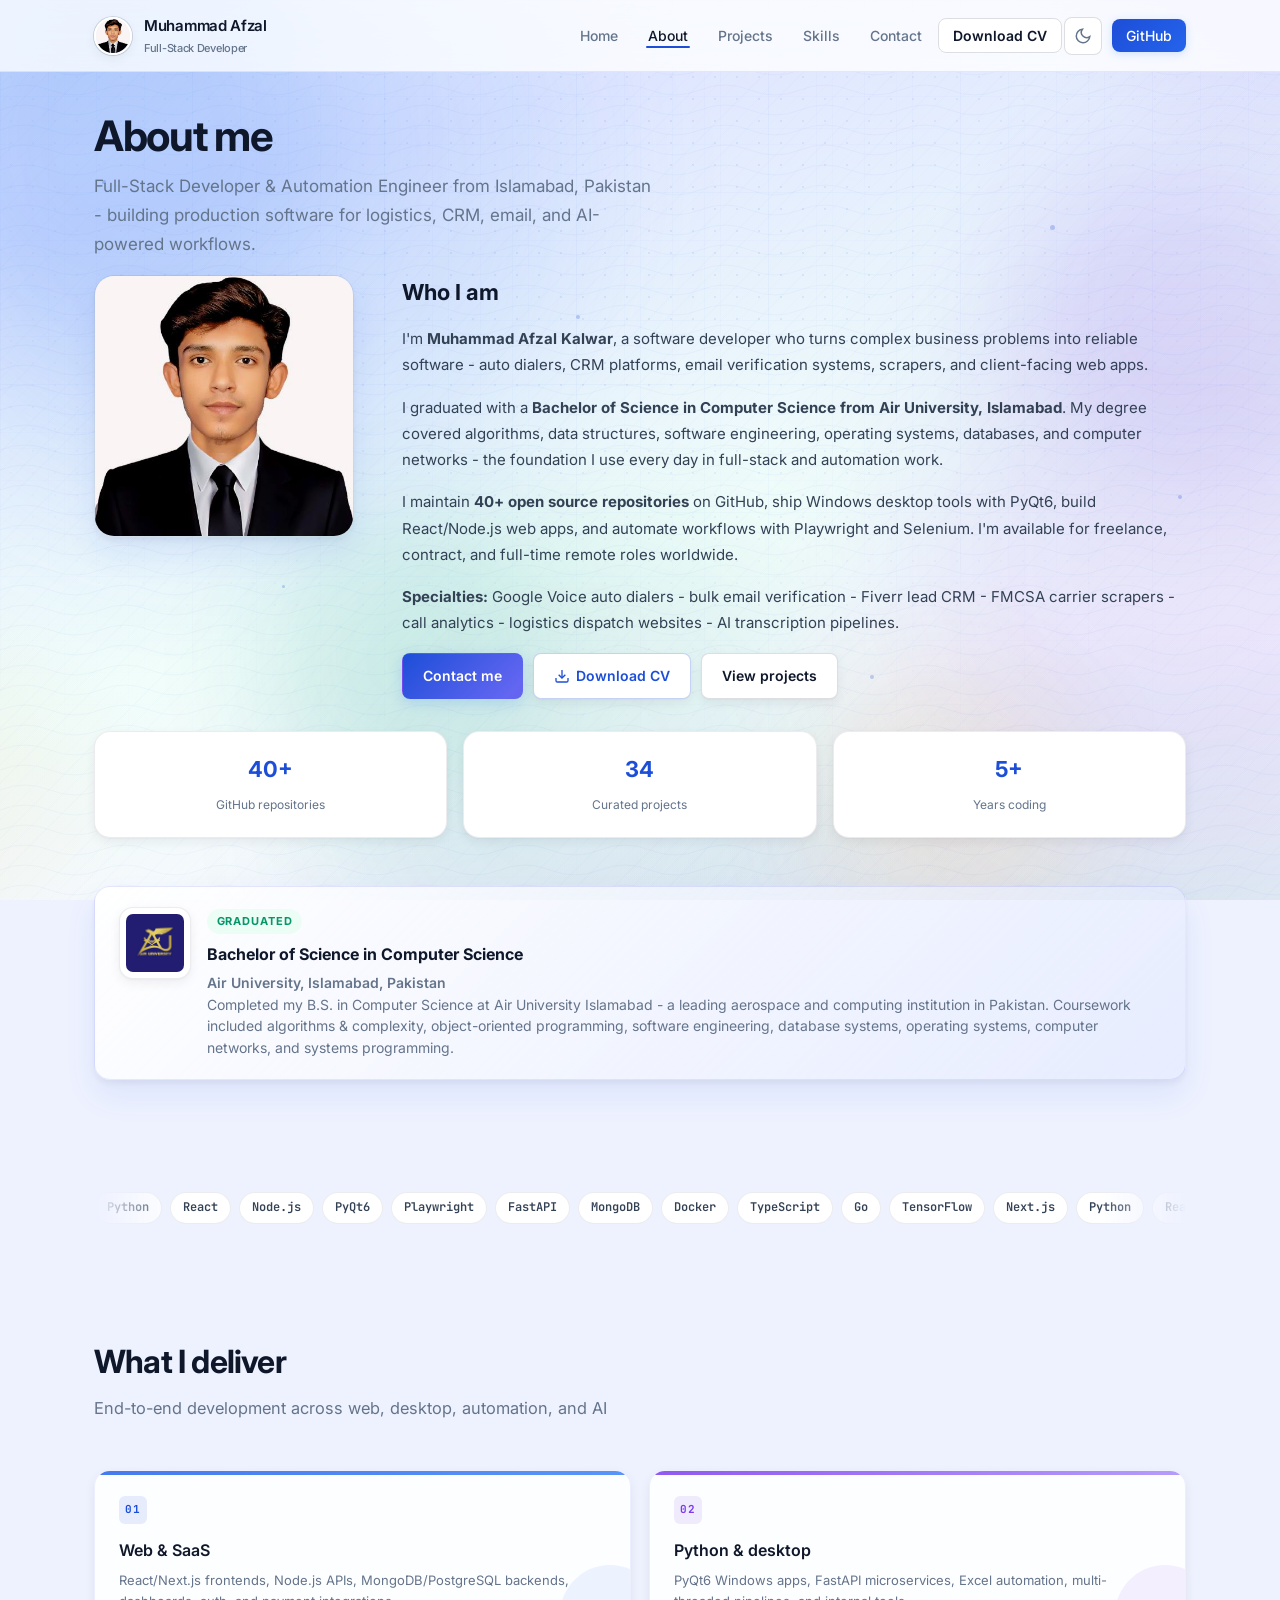
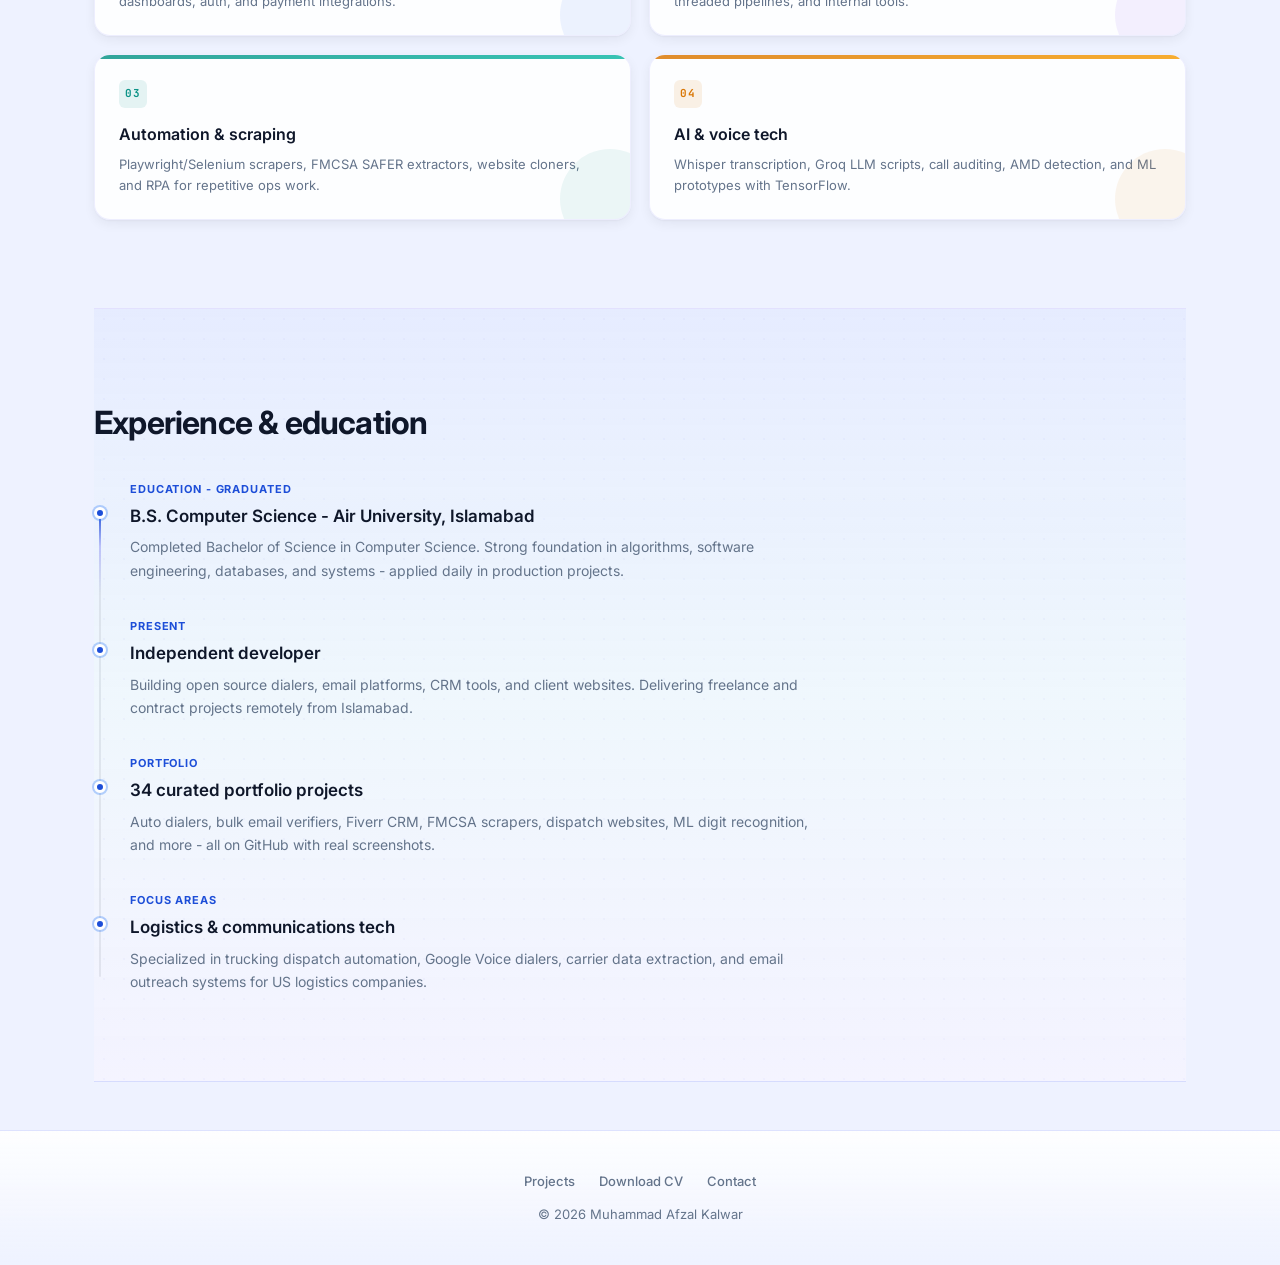
<file: about.html>
<!DOCTYPE html>
<html lang="en">
<head>
  <meta charset="UTF-8" />
  <meta name="viewport" content="width=device-width, initial-scale=1.0" />
  <title>About | Muhammad Afzal Kalwar</title>
  <meta name="description" content="About Muhammad Afzal Kalwar - B.S. Computer Science graduate, Air University Islamabad. Full-Stack Developer and Automation Engineer." />
  <link rel="icon" type="image/png" sizes="32x32" href="assets/favicon-32.png" />
  <link rel="icon" type="image/png" sizes="16x16" href="assets/favicon-16.png" />
  <link rel="apple-touch-icon" href="assets/apple-touch-icon.png" />
  <link rel="manifest" href="site.webmanifest" />
  <meta name="theme-color" content="#1d4ed8" media="(prefers-color-scheme: light)" />
  <meta name="theme-color" content="#0f172a" media="(prefers-color-scheme: dark)" />
  <script>
  (function(){try{var s=localStorage.getItem('portfolio-theme');var d=window.matchMedia('(prefers-color-scheme:dark)').matches;var t=s==='dark'||s==='light'?s:(d?'dark':'light');document.documentElement.setAttribute('data-theme',t);document.documentElement.style.colorScheme=t;}catch(e){}})();
  </script>
<link rel="icon" type="image/png" sizes="32x32" href="assets/favicon-32.png" />
  <link rel="icon" type="image/png" sizes="16x16" href="assets/favicon-16.png" />
  <link rel="apple-touch-icon" href="assets/apple-touch-icon.png" />
  <link rel="manifest" href="site.webmanifest" />
  <meta name="theme-color" content="#1d4ed8" media="(prefers-color-scheme: light)" />
  <meta name="theme-color" content="#0f172a" media="(prefers-color-scheme: dark)" />
  <script>
  (function(){try{var s=localStorage.getItem('portfolio-theme');var d=window.matchMedia('(prefers-color-scheme:dark)').matches;var t=s==='dark'||s==='light'?s:(d?'dark':'light');document.documentElement.setAttribute('data-theme',t);document.documentElement.style.colorScheme=t;}catch(e){}})();
  </script>
  <link rel="stylesheet" href="css/styles.css?v=13" />
  <link rel="stylesheet" href="css/animations.css?v=13" />
  <link rel="stylesheet" href="css/dark.css?v=13" />
  <link rel="stylesheet" href="css/patterns.css?v=13" />
  <link rel="stylesheet" href="css/dark.css?v=13" />
  <link rel="stylesheet" href="css/patterns.css?v=13" />
  <link href="https://fonts.googleapis.com/css2?family=Inter:wght@400;500;600;700&family=JetBrains+Mono:wght@400;500&display=swap" rel="stylesheet" />
</head>
<body>
  <div class="scroll-progress" id="scrollProgress" aria-hidden="true"></div>
  <div class="bg-mesh" aria-hidden="true"><div class="bg-mesh-inner"></div></div>
  <div class="bg-dots" aria-hidden="true"></div>
  <div class="bg-grid-lines" aria-hidden="true"></div>
  <div class="bg-pattern-diagonal" aria-hidden="true"></div>
  <div class="bg-aurora" aria-hidden="true"><span></span><span></span><span></span></div>
  <div class="bg-pattern-cross" aria-hidden="true"></div>
  <div class="bg-pattern-waves" aria-hidden="true"></div>
  <div class="bg-particles" aria-hidden="true"><i></i><i></i><i></i><i></i><i></i><i></i></div>
  <div class="bg-orbs" aria-hidden="true">
    <span class="orb orb-1"></span><span class="orb orb-2"></span><span class="orb orb-3"></span><span class="orb orb-4"></span>
  </div>

  <nav class="nav" id="nav">
    <a class="nav-brand" href="index.html">
      <img class="nav-avatar" src="assets/profile.png" alt="" width="38" height="38" />
      <span class="nav-name">Muhammad Afzal<span>Full-Stack Developer</span></span>
    </a>
    <button class="nav-toggle" id="navToggle" aria-label="Menu"><span></span><span></span><span></span></button>
    <ul class="nav-links" id="navLinks">
      <li><a href="index.html">Home</a></li>
      <li><a href="about.html" class="active">About</a></li>
      <li><a href="projects.html">Projects</a></li>
      <li><a href="skills.html">Skills</a></li>
      <li><a href="contact.html">Contact</a></li>
      <li><a href="assets/Muhammad-Afzal-Kalwar-CV.pdf" class="nav-cv" download="Muhammad-Afzal-Kalwar-CV.pdf">Download CV</a></li>
      <li>
        <button class="theme-toggle" id="themeToggle" type="button" aria-label="Toggle color mode">
          <svg class="icon-moon" viewBox="0 0 24 24" fill="none" stroke="currentColor" stroke-width="2" aria-hidden="true"><path d="M21 12.79A9 9 0 1 1 11.21 3 7 7 0 0 0 21 12.79z"/></svg>
          <svg class="icon-sun" viewBox="0 0 24 24" fill="none" stroke="currentColor" stroke-width="2" aria-hidden="true"><circle cx="12" cy="12" r="5"/><path d="M12 1v2M12 21v2M4.22 4.22l1.42 1.42M18.36 18.36l1.42 1.42M1 12h2M21 12h2M4.22 19.78l1.42-1.42M18.36 5.64l1.42-1.42"/></svg>
        </button>
      </li>
      <li><a href="https://github.com/mafzalkalwardev" class="nav-cta" target="_blank" rel="noopener">GitHub</a></li>
    </ul>
  </nav>

  <main>
    <div class="container">
      <header class="page-header reveal">
        <h1 class="page-title">About me</h1>
        <p class="page-subtitle">Full-Stack Developer &amp; Automation Engineer from Islamabad, Pakistan - building production software for logistics, CRM, email, and AI-powered workflows.</p>
      </header>

      <section class="about-grid">
        <div class="about-photo reveal">
          <img src="assets/profile.png" alt="Muhammad Afzal Kalwar" width="260" height="260" />
        </div>
        <div class="about-text reveal-right delay-1">
          <h2>Who I am</h2>
          <p>I'm <strong>Muhammad Afzal Kalwar</strong>, a software developer who turns complex business problems into reliable software - auto dialers, CRM platforms, email verification systems, scrapers, and client-facing web apps.</p>
          <p>I graduated with a <strong>Bachelor of Science in Computer Science from Air University, Islamabad</strong>. My degree covered algorithms, data structures, software engineering, operating systems, databases, and computer networks - the foundation I use every day in full-stack and automation work.</p>
          <p>I maintain <strong>40+ open source repositories</strong> on GitHub, ship Windows desktop tools with PyQt6, build React/Node.js web apps, and automate workflows with Playwright and Selenium. I'm available for freelance, contract, and full-time remote roles worldwide.</p>
          <p><strong>Specialties:</strong> Google Voice auto dialers - bulk email verification - Fiverr lead CRM - FMCSA carrier scrapers - call analytics - logistics dispatch websites - AI transcription pipelines.</p>
          <div style="display:flex;flex-wrap:wrap;gap:0.625rem;margin-top:0.75rem">
            <a href="contact.html" class="btn btn-primary">Contact me</a>
            <a href="assets/Muhammad-Afzal-Kalwar-CV.pdf" class="btn btn-cv" download="Muhammad-Afzal-Kalwar-CV.pdf">
              <svg viewBox="0 0 24 24" fill="none" stroke="currentColor" stroke-width="2" aria-hidden="true" width="16" height="16"><path d="M21 15v4a2 2 0 0 1-2 2H5a2 2 0 0 1-2-2v-4"/><polyline points="7 10 12 15 17 10"/><line x1="12" y1="15" x2="12" y2="3"/></svg>
              Download CV
            </a>
            <a href="projects.html" class="btn btn-secondary">View projects</a>
          </div>
        </div>
      </section>

      <div class="about-highlights reveal stagger-grid">
        <div class="about-highlight"><strong>40+</strong><span>GitHub repositories</span></div>
        <div class="about-highlight"><strong>34</strong><span>Curated projects</span></div>
        <div class="about-highlight"><strong>5+</strong><span>Years coding</span></div>
      </div>

      <section class="section" style="padding-top:3rem">
        <div class="education-card reveal">
          <img class="education-logo" src="assets/education/air-university.png" alt="Air University Islamabad logo" width="72" height="72" />
          <div>
            <span class="education-badge">Graduated</span>
            <h3>Bachelor of Science in Computer Science</h3>
            <p class="education-school">Air University, Islamabad, Pakistan</p>
            <p>Completed my B.S. in Computer Science at Air University Islamabad - a leading aerospace and computing institution in Pakistan. Coursework included algorithms &amp; complexity, object-oriented programming, software engineering, database systems, operating systems, computer networks, and systems programming.</p>
          </div>
        </div>
      </section>

      <section class="marquee-section reveal-fade" aria-hidden="true">
        <div class="marquee-wrap">
          <div class="marquee-track">
            <span>Python</span><span>React</span><span>Node.js</span><span>PyQt6</span><span>Playwright</span><span>FastAPI</span><span>MongoDB</span><span>Docker</span><span>TypeScript</span><span>Go</span><span>TensorFlow</span><span>Next.js</span>
            <span>Python</span><span>React</span><span>Node.js</span><span>PyQt6</span><span>Playwright</span><span>FastAPI</span><span>MongoDB</span><span>Docker</span><span>TypeScript</span><span>Go</span><span>TensorFlow</span><span>Next.js</span>
          </div>
        </div>
      </section>

      <section class="section">
        <div class="section-head reveal"><h2>What I deliver</h2><p>End-to-end development across web, desktop, automation, and AI</p></div>
        <div class="services-grid stagger-grid reveal">
          <article class="service-card"><div class="service-num">01</div><h3>Web &amp; SaaS</h3><p>React/Next.js frontends, Node.js APIs, MongoDB/PostgreSQL backends, dashboards, auth, and payment integrations.</p></article>
          <article class="service-card"><div class="service-num">02</div><h3>Python &amp; desktop</h3><p>PyQt6 Windows apps, FastAPI microservices, Excel automation, multi-threaded pipelines, and internal tools.</p></article>
          <article class="service-card"><div class="service-num">03</div><h3>Automation &amp; scraping</h3><p>Playwright/Selenium scrapers, FMCSA SAFER extractors, website cloners, and RPA for repetitive ops work.</p></article>
          <article class="service-card"><div class="service-num">04</div><h3>AI &amp; voice tech</h3><p>Whisper transcription, Groq LLM scripts, call auditing, AMD detection, and ML prototypes with TensorFlow.</p></article>
        </div>
      </section>

      <section class="section section-subtle timeline-section" style="margin-bottom:3rem">
        <div class="timeline-wrap">
          <div class="section-head timeline-head reveal"><h2>Experience &amp; education</h2></div>
          <div class="timeline reveal">
            <article class="timeline-item">
              <span class="timeline-date">Education - Graduated</span>
              <div class="timeline-marker" aria-hidden="true"></div>
              <div class="timeline-body">
                <h3>B.S. Computer Science - Air University, Islamabad</h3>
                <p>Completed Bachelor of Science in Computer Science. Strong foundation in algorithms, software engineering, databases, and systems - applied daily in production projects.</p>
              </div>
            </article>
            <article class="timeline-item">
              <span class="timeline-date">Present</span>
              <div class="timeline-marker" aria-hidden="true"></div>
              <div class="timeline-body">
                <h3>Independent developer</h3>
                <p>Building open source dialers, email platforms, CRM tools, and client websites. Delivering freelance and contract projects remotely from Islamabad.</p>
              </div>
            </article>
            <article class="timeline-item">
              <span class="timeline-date">Portfolio</span>
              <div class="timeline-marker" aria-hidden="true"></div>
              <div class="timeline-body">
                <h3>34 curated portfolio projects</h3>
                <p>Auto dialers, bulk email verifiers, Fiverr CRM, FMCSA scrapers, dispatch websites, ML digit recognition, and more - all on GitHub with real screenshots.</p>
              </div>
            </article>
            <article class="timeline-item">
              <span class="timeline-date">Focus areas</span>
              <div class="timeline-marker" aria-hidden="true"></div>
              <div class="timeline-body">
                <h3>Logistics &amp; communications tech</h3>
                <p>Specialized in trucking dispatch automation, Google Voice dialers, carrier data extraction, and email outreach systems for US logistics companies.</p>
              </div>
            </article>
          </div>
        </div>
      </section>
    </div>
  </main>

  <footer class="footer">
    <div class="footer-links"><a href="projects.html">Projects</a><a href="assets/Muhammad-Afzal-Kalwar-CV.pdf" download="Muhammad-Afzal-Kalwar-CV.pdf">Download CV</a><a href="contact.html">Contact</a></div>
    <p>&copy; <span id="year"></span> Muhammad Afzal Kalwar</p>
  </footer>
  <script src="js/site.js?v=13"></script>
  <script src="js/theme.js?v=13"></script>
  <script src="js/cv-download.js?v=13"></script>
  <script src="js/motion.js?v=13"></script>
</body>
</html>
</file>
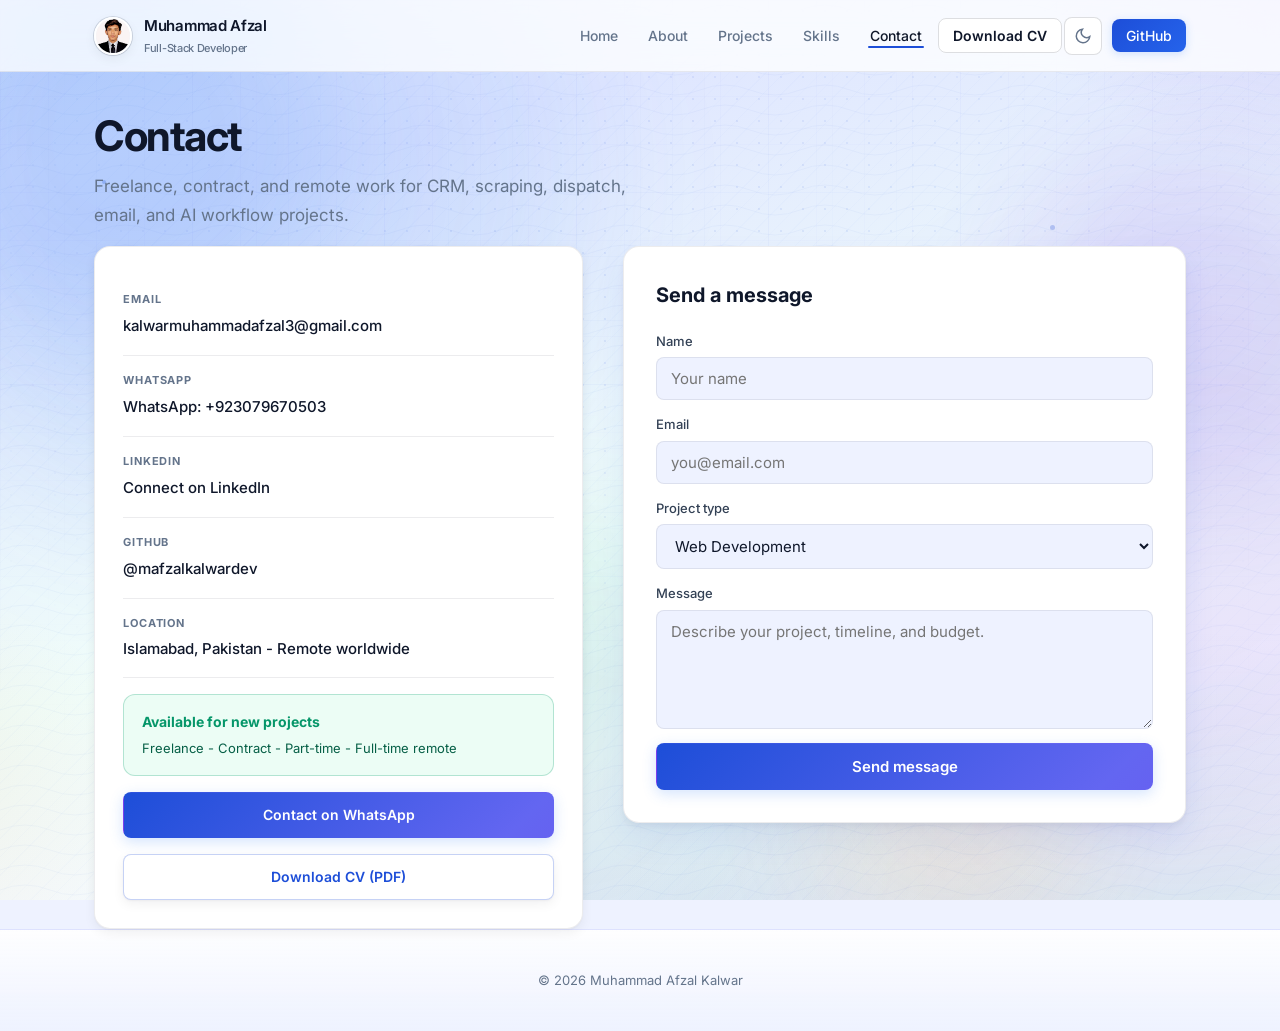
<file: contact.html>
<!DOCTYPE html>
<html lang="en">
<head>
  <meta charset="UTF-8" />
  <meta name="viewport" content="width=device-width, initial-scale=1.0" />
  <title>Contact | Muhammad Afzal Kalwar</title>
  <meta name="description" content="Contact Muhammad Afzal Kalwar for freelance, contract, remote work, CRM, scraping, dispatch, email, and AI workflow projects." />
<link rel="icon" type="image/png" sizes="32x32" href="assets/favicon-32.png" />
  <link rel="icon" type="image/png" sizes="16x16" href="assets/favicon-16.png" />
  <link rel="apple-touch-icon" href="assets/apple-touch-icon.png" />
  <link rel="manifest" href="site.webmanifest" />
  <meta name="theme-color" content="#1d4ed8" media="(prefers-color-scheme: light)" />
  <meta name="theme-color" content="#0f172a" media="(prefers-color-scheme: dark)" />
  <script>
  (function(){try{var s=localStorage.getItem('portfolio-theme');var d=window.matchMedia('(prefers-color-scheme:dark)').matches;var t=s==='dark'||s==='light'?s:(d?'dark':'light');document.documentElement.setAttribute('data-theme',t);document.documentElement.style.colorScheme=t;}catch(e){}})();
  </script>
  <link rel="stylesheet" href="css/styles.css?v=9" />
  <link rel="stylesheet" href="css/animations.css?v=9" />
  <link rel="stylesheet" href="css/dark.css?v=9" />
  <link rel="stylesheet" href="css/patterns.css?v=9" />
  <link href="https://fonts.googleapis.com/css2?family=Inter:wght@400;500;600;700&family=JetBrains+Mono:wght@400;500&display=swap" rel="stylesheet" />
</head>
<body>
  <div class="scroll-progress" id="scrollProgress" aria-hidden="true"></div>
  <div class="bg-aurora" aria-hidden="true"><span></span><span></span><span></span></div>
  <div class="bg-pattern-cross" aria-hidden="true"></div>
  <div class="bg-pattern-waves" aria-hidden="true"></div>
  <div class="bg-particles" aria-hidden="true"><i></i><i></i><i></i><i></i><i></i><i></i></div>
  <div class="bg-mesh" aria-hidden="true"><div class="bg-mesh-inner"></div></div>
  <div class="bg-dots" aria-hidden="true"></div>
  <div class="bg-grid-lines" aria-hidden="true"></div>
  <div class="bg-pattern-diagonal" aria-hidden="true"></div>
  <div class="bg-orbs" aria-hidden="true">
    <span class="orb orb-1"></span>
    <span class="orb orb-2"></span>
    <span class="orb orb-3"></span>
    <span class="orb orb-4"></span>
  </div>

  <nav class="nav" id="nav">
    <a class="nav-brand" href="index.html">
      <img class="nav-avatar" src="assets/profile.png" alt="" width="36" height="36" />
      <span class="nav-name">Muhammad Afzal<span>Full-Stack Developer</span></span>
    </a>
    <button class="nav-toggle" id="navToggle" aria-label="Menu"><span></span><span></span><span></span></button>
    <ul class="nav-links" id="navLinks">
      <li><a href="index.html">Home</a></li>
      <li><a href="about.html">About</a></li>
      <li><a href="projects.html">Projects</a></li>
      <li><a href="skills.html">Skills</a></li>
      <li><a href="contact.html" class="active">Contact</a></li>
      <li><a href="assets/Muhammad-Afzal-Kalwar-CV.pdf" class="nav-cv" download="Muhammad-Afzal-Kalwar-CV.pdf">Download CV</a></li>

      <li>
        <button class="theme-toggle" id="themeToggle" type="button" aria-label="Toggle color mode">
          <svg class="icon-moon" viewBox="0 0 24 24" fill="none" stroke="currentColor" stroke-width="2" aria-hidden="true"><path d="M21 12.79A9 9 0 1 1 11.21 3 7 7 0 0 0 21 12.79z"/></svg>
          <svg class="icon-sun" viewBox="0 0 24 24" fill="none" stroke="currentColor" stroke-width="2" aria-hidden="true"><circle cx="12" cy="12" r="5"/><path d="M12 1v2M12 21v2M4.22 4.22l1.42 1.42M18.36 18.36l1.42 1.42M1 12h2M21 12h2M4.22 19.78l1.42-1.42M18.36 5.64l1.42-1.42"/></svg>
        </button>
      </li>
      <li><a href="https://github.com/mafzalkalwardev" class="nav-cta" target="_blank" rel="noopener">GitHub</a></li>
    </ul>
  </nav>

  <main>
    <div class="container">
      <header class="page-header reveal">
        <h1 class="page-title">Contact</h1>
        <p class="page-subtitle">Freelance, contract, and remote work for CRM, scraping, dispatch, email, and AI workflow projects.</p>
      </header>

      <section class="contact-grid">
        <div class="contact-info-panel reveal">
          <div class="contact-card"><h3>Email</h3><a href="mailto:kalwarmuhammadafzal3@gmail.com">kalwarmuhammadafzal3@gmail.com</a></div>
          <div class="contact-card"><h3>WhatsApp</h3><a href="https://wa.me/923079670503" target="_blank" rel="noopener">WhatsApp: +923079670503</a></div>
          <div class="contact-card"><h3>LinkedIn</h3><a href="https://www.linkedin.com/in/muhammad-afzal-2670b527b/" target="_blank" rel="noopener">Connect on LinkedIn</a></div>
          <div class="contact-card"><h3>GitHub</h3><a href="https://github.com/mafzalkalwardev" target="_blank" rel="noopener">@mafzalkalwardev</a></div>
          <div class="contact-card"><h3>Location</h3><p>Islamabad, Pakistan - Remote worldwide</p></div>
          <div class="status-banner"><strong>Available for new projects</strong><p>Freelance - Contract - Part-time - Full-time remote</p></div>
          <a href="https://wa.me/923079670503" class="btn btn-primary btn-block" style="margin-top:1rem" target="_blank" rel="noopener">Contact on WhatsApp</a>
          <a href="assets/Muhammad-Afzal-Kalwar-CV.pdf" class="btn btn-cv btn-block" style="margin-top:1rem" download="Muhammad-Afzal-Kalwar-CV.pdf">Download CV (PDF)</a>
        </div>

        <form
          class="contact-form reveal delay-1"
          id="contactForm"
          action="https://formsubmit.co/kalarmuhammadafzal3@gmail.com"
          method="POST"
        >
          <input type="hidden" name="_subject" value="New portfolio inquiry - mafzalkalwardev.github.io" />
          <input type="hidden" name="_template" value="table" />
          <input type="hidden" name="_captcha" value="true" />
          <input type="hidden" name="_next" value="https://mafzalkalwardev.github.io/contact.html?sent=1" />
          <input type="text" name="_honey" style="display:none" tabindex="-1" autocomplete="off" />

          <div class="form-success hidden" id="formSuccess" role="status">
            Thanks - your message was sent. I'll reply within 24 hours.
          </div>

          <h2>Send a message</h2>
          <label>Name<input type="text" name="name" required placeholder="Your name" /></label>
          <label>Email<input type="email" name="_replyto" required placeholder="you@email.com" /></label>
          <label>Project type
            <select name="project_type">
              <option>Web Development</option>
              <option>Python / Desktop App</option>
              <option>Automation / Scraping</option>
              <option>CRM / Dispatch Workflow</option>
              <option>Email Tools</option>
              <option>AI Integration</option>
              <option>Other</option>
            </select>
          </label>
          <label>Message<textarea name="message" rows="5" required placeholder="Describe your project, timeline, and budget."></textarea></label>
          <button type="submit" class="btn btn-primary btn-lg btn-block" id="submitBtn">Send message</button>
        </form>
      </section>
    </div>
  </main>

  <footer class="footer">
    <p>&copy; <span id="year"></span> Muhammad Afzal Kalwar</p>
  </footer>
  <script src="js/site.js?v=9"></script>
  <script src="js/theme.js?v=9"></script>
  <script src="js/cv-download.js?v=9"></script>
  <script src="js/motion.js?v=9"></script>
  <script src="js/motion.js?v=9"></script>
  <script src="js/contact.js?v=9"></script>
</body>
</html>
</file>
<file: css/styles.css>
:root {
  --bg: #eef2ff;
  --bg-subtle: #e8edfa;
  --surface: #ffffff;
  --surface-glass: rgba(255, 255, 255, 0.78);
  --text: #0f172a;
  --text-secondary: #334155;
  --text-muted: #64748b;
  --border: rgba(15, 23, 42, 0.08);
  --border-strong: rgba(15, 23, 42, 0.14);
  --accent: #1d4ed8;
  --accent-light: #3b82f6;
  --accent-hover: #1e40af;
  --accent-soft: rgba(29, 78, 216, 0.1);
  --accent-glow: rgba(59, 130, 246, 0.22);
  --violet: #7c3aed;
  --violet-soft: rgba(124, 58, 237, 0.1);
  --teal: #0d9488;
  --teal-soft: rgba(13, 148, 136, 0.1);
  --amber: #d97706;
  --amber-soft: rgba(217, 119, 6, 0.1);
  --rose: #e11d48;
  --rose-soft: rgba(225, 29, 72, 0.08);
  --success: #059669;
  --success-bg: #ecfdf5;
  --font: "Inter", system-ui, -apple-system, "Segoe UI", sans-serif;
  --mono: "JetBrains Mono", ui-monospace, monospace;
  --nav-h: 72px;
  --max: 1140px;
  --radius: 12px;
  --radius-lg: 16px;
  --radius-xl: 20px;
  --shadow-sm: 0 1px 2px rgba(15, 23, 42, 0.04), 0 4px 12px rgba(15, 23, 42, 0.06);
  --shadow-md: 0 4px 6px rgba(15, 23, 42, 0.05), 0 16px 32px rgba(29, 78, 216, 0.08);
  --shadow-lg: 0 8px 16px rgba(15, 23, 42, 0.06), 0 32px 64px rgba(99, 102, 241, 0.12);
  --gradient-brand: linear-gradient(135deg, #1d4ed8 0%, #6366f1 45%, #7c3aed 100%);
  --gradient-warm: linear-gradient(135deg, #0d9488 0%, #1d4ed8 50%, #7c3aed 100%);
}

*, *::before, *::after { box-sizing: border-box; margin: 0; padding: 0; }
html { scroll-behavior: smooth; }
body {
  font-family: var(--font);
  background: var(--bg);
  color: var(--text);
  line-height: 1.6;
  min-height: 100vh;
  -webkit-font-smoothing: antialiased;
  font-size: 16px;
  position: relative;
  overflow-x: hidden;
}

/* Ambient background layers */
.bg-mesh {
  position: fixed; inset: 0; z-index: -3; overflow: hidden; pointer-events: none;
}
.bg-mesh-inner {
  position: absolute; inset: -25%;
  background:
    radial-gradient(ellipse 50% 40% at 10% 8%, rgba(59, 130, 246, 0.22), transparent 55%),
    radial-gradient(ellipse 45% 38% at 92% 12%, rgba(124, 58, 237, 0.18), transparent 52%),
    radial-gradient(ellipse 55% 45% at 78% 88%, rgba(13, 148, 136, 0.14), transparent 55%),
    radial-gradient(ellipse 40% 35% at 5% 75%, rgba(217, 119, 6, 0.1), transparent 50%),
    radial-gradient(ellipse 60% 50% at 50% 100%, rgba(29, 78, 216, 0.12), transparent 55%),
    linear-gradient(165deg, #eef2ff 0%, #e0e7ff 30%, #f0fdfa 55%, #faf5ff 80%, #eef2ff 100%);
}
.bg-dots {
  position: fixed; inset: 0; z-index: -2; pointer-events: none;
  background-image: radial-gradient(rgba(29, 78, 216, 0.12) 1.5px, transparent 1.5px);
  background-size: 22px 22px;
  mask-image: radial-gradient(ellipse 95% 85% at 50% 25%, black 15%, transparent 78%);
  opacity: 0.65;
}
.bg-grid-lines {
  position: fixed; inset: 0; z-index: -2; pointer-events: none; opacity: 0.45;
  background:
    linear-gradient(90deg, rgba(99, 102, 241, 0.06) 1px, transparent 1px),
    linear-gradient(rgba(99, 102, 241, 0.06) 1px, transparent 1px);
  background-size: 48px 48px;
  mask-image: linear-gradient(180deg, black 0%, transparent 90%);
}
.bg-pattern-diagonal {
  position: fixed; inset: 0; z-index: -2; pointer-events: none; opacity: 0.035;
  background: repeating-linear-gradient(
    -45deg,
    transparent,
    transparent 12px,
    rgba(29, 78, 216, 0.5) 12px,
    rgba(29, 78, 216, 0.5) 13px
  );
}
.bg-orbs {
  position: fixed; inset: 0; z-index: -1; pointer-events: none; overflow: hidden;
}
.orb {
  position: absolute; border-radius: 50%; filter: blur(60px);
  opacity: 0.45; will-change: transform;
}
.orb-1 { width: 420px; height: 420px; top: -8%; left: -6%; background: rgba(59, 130, 246, 0.35); }
.orb-2 { width: 360px; height: 360px; top: 15%; right: -8%; background: rgba(124, 58, 237, 0.28); }
.orb-3 { width: 300px; height: 300px; bottom: 10%; left: 20%; background: rgba(13, 148, 136, 0.25); }
.orb-4 { width: 280px; height: 280px; bottom: -5%; right: 15%; background: rgba(217, 119, 6, 0.2); }

a { color: var(--accent); text-decoration: none; transition: color 0.2s; }
a:hover { color: var(--accent-hover); }
img { max-width: 100%; display: block; }
.container { max-width: var(--max); margin: 0 auto; padding: 0 1.5rem; }

/* Navigation */
.nav {
  position: fixed; top: 0; left: 0; right: 0; height: var(--nav-h);
  display: flex; align-items: center; justify-content: space-between;
  padding: 0 max(1.5rem, calc((100vw - var(--max)) / 2 + 1.5rem));
  z-index: 100;
  background: var(--surface-glass);
  backdrop-filter: blur(16px) saturate(1.4);
  border-bottom: 1px solid var(--border);
}
.nav.scrolled {
  background: rgba(255, 255, 255, 0.9);
  box-shadow: var(--shadow-sm);
}
.nav-brand { display: flex; align-items: center; gap: 0.75rem; color: var(--text); }
.nav-brand:hover { color: var(--text); }
.nav-avatar {
  width: 38px; height: 38px; border-radius: 50%;
  border: 2px solid var(--surface);
  box-shadow: 0 0 0 1px var(--border-strong), var(--shadow-sm);
  object-fit: cover;
}
.nav-name { font-weight: 600; font-size: 0.9375rem; letter-spacing: -0.02em; }
.nav-name span { display: block; font-size: 0.6875rem; font-weight: 500; color: var(--text-muted); margin-top: 2px; }
.nav-links { display: flex; align-items: center; gap: 0.125rem; list-style: none; }
.nav-links a {
  color: var(--text-muted); padding: 0.5rem 0.875rem; border-radius: 8px;
  font-size: 0.875rem; font-weight: 500;
}
.nav-links a:hover, .nav-links a.active { color: var(--text); }
.nav-cta {
  background: linear-gradient(135deg, var(--accent) 0%, #2563eb 100%) !important;
  color: #fff !important; margin-left: 0.5rem !important;
  border-radius: 8px !important; box-shadow: 0 2px 8px var(--accent-glow);
}
.nav-cta:hover { color: #fff !important; filter: brightness(1.06); }
.nav-toggle {
  display: none; flex-direction: column; gap: 5px;
  background: none; border: none; cursor: pointer; padding: 8px;
}
.nav-toggle span { display: block; width: 20px; height: 2px; background: var(--text); border-radius: 1px; }

main { padding-top: var(--nav-h); }

/* Typography */
.section-label {
  display: inline-block; font-size: 0.6875rem; font-weight: 700;
  text-transform: uppercase; letter-spacing: 0.12em;
  background: var(--gradient-brand);
  -webkit-background-clip: text; background-clip: text;
  -webkit-text-fill-color: transparent;
  margin-bottom: 0.75rem;
  position: relative;
}
.section-label::after {
  content: ""; display: block; width: 32px; height: 2px; margin-top: 0.4rem;
  background: var(--gradient-brand); border-radius: 2px;
}
.section-head.center .section-label::after { margin: 0.4rem auto 0; }
.eyebrow {
  display: inline-flex; align-items: center; gap: 0.5rem;
  font-size: 0.8125rem; font-weight: 600; color: var(--success);
  padding: 0.35rem 0.85rem 0.35rem 0.65rem;
  background: var(--success-bg); border: 1px solid rgba(5, 150, 105, 0.2);
  border-radius: 999px; margin-bottom: 1.25rem;
}
.eyebrow-dot {
  width: 8px; height: 8px; border-radius: 50%;
  background: var(--success); flex-shrink: 0;
}
.page-title {
  font-size: clamp(1.875rem, 4vw, 2.625rem); font-weight: 700;
  letter-spacing: -0.03em; line-height: 1.15; margin-bottom: 0.75rem;
}
.page-subtitle { color: var(--text-muted); font-size: 1.0625rem; max-width: 560px; line-height: 1.7; }
.section { padding: 5.5rem 0; position: relative; }
.section-panel {
  background: var(--surface);
  border: 1px solid var(--border);
  border-radius: var(--radius-xl);
  padding: 3rem;
  box-shadow: var(--shadow-md);
}
.section-subtle {
  background:
    linear-gradient(180deg, rgba(224, 231, 255, 0.55) 0%, rgba(240, 253, 250, 0.45) 50%, rgba(250, 245, 255, 0.5) 100%);
  border-top: 1px solid rgba(99, 102, 241, 0.12);
  border-bottom: 1px solid rgba(99, 102, 241, 0.12);
  position: relative;
}
.section-subtle::before {
  content: ""; position: absolute; inset: 0; pointer-events: none;
  background-image: radial-gradient(rgba(99, 102, 241, 0.07) 1px, transparent 1px);
  background-size: 20px 20px; opacity: 0.6;
}
.section-colored {
  background: linear-gradient(135deg, rgba(224, 231, 255, 0.7) 0%, rgba(237, 233, 254, 0.5) 100%);
  position: relative; overflow: hidden;
}
.section-colored::after {
  content: ""; position: absolute; top: -40%; right: -15%; width: 400px; height: 400px;
  border-radius: 50%; background: radial-gradient(circle, rgba(124, 58, 237, 0.12), transparent 70%);
  pointer-events: none;
}
.section > .container { position: relative; z-index: 1; }
.section-head { margin-bottom: 3rem; }
.section-head.center { text-align: center; }
.section-head.center p { margin: 0 auto; }
.section-head h2 {
  font-size: clamp(1.5rem, 2.5vw, 2rem); font-weight: 700;
  letter-spacing: -0.025em; margin-bottom: 0.5rem;
}
.section-head p { color: var(--text-muted); font-size: 1.025rem; }

/* Hero */
.hero {
  padding: 3rem 0 5rem;
  position: relative;
}
.hero-layout {
  display: grid;
  grid-template-columns: 1fr 380px;
  gap: 2.5rem;
  align-items: start;
}
.hero-inner {
  display: grid; grid-template-columns: auto 1fr; gap: 1.75rem; align-items: start;
}
.hero-photo-wrap { position: relative; }
.hero-photo {
  width: 120px; height: 120px; border-radius: var(--radius-xl);
  border: 3px solid var(--surface); object-fit: cover;
  box-shadow: var(--shadow-md); position: relative; z-index: 1;
}
.hero-photo-ring {
  position: absolute; inset: -8px; border-radius: calc(var(--radius-xl) + 6px);
  background: conic-gradient(from 0deg, #3b82f6, #6366f1, #7c3aed, #0d9488, #3b82f6);
  opacity: 0.55; z-index: 0;
}
.hero-content h1,
.hero-word {
  background: linear-gradient(135deg, #0f172a 0%, #1d4ed8 45%, #6366f1 75%, #7c3aed 100%);
  -webkit-background-clip: text; background-clip: text;
  -webkit-text-fill-color: transparent;
}
.hero-title-line {
  background: var(--gradient-brand);
  -webkit-background-clip: text; background-clip: text;
  -webkit-text-fill-color: transparent;
  font-weight: 600; font-size: 1.0625rem;
  margin-bottom: 1rem; letter-spacing: -0.01em;
}
.hero-lead {
  font-size: 1.0625rem; color: var(--text-secondary);
  margin-bottom: 1.75rem; max-width: 520px; line-height: 1.75;
}
.hero-actions { display: flex; flex-wrap: wrap; gap: 0.75rem; margin-bottom: 0; }

/* Bento sidebar */
.hero-aside { display: flex; flex-direction: column; gap: 1rem; }
.hero-content h1 {
  font-size: clamp(1.875rem, 4vw, 2.625rem); font-weight: 700;
  letter-spacing: -0.035em; line-height: 1.15; margin-bottom: 0.5rem;
}
.bento-card {
  background: rgba(255, 255, 255, 0.85);
  border: 1px solid rgba(99, 102, 241, 0.12);
  border-radius: var(--radius-lg);
  padding: 1.375rem 1.5rem;
  box-shadow: var(--shadow-sm);
  backdrop-filter: blur(8px);
}
.bento-card-accent {
  background: linear-gradient(145deg, rgba(255,255,255,0.92) 0%, rgba(224,231,255,0.6) 100%);
  border-color: rgba(29, 78, 216, 0.18);
}
.bento-stat:nth-child(1) strong { color: var(--accent); }
.bento-stat:nth-child(2) strong { color: var(--violet); }
.bento-stat:nth-child(3) strong { color: var(--teal); }
.bento-stat:nth-child(4) strong { color: var(--amber); }
.bento-card h3 {
  font-size: 0.6875rem; font-weight: 700; text-transform: uppercase;
  letter-spacing: 0.1em; color: var(--text-muted); margin-bottom: 1rem;
}
.bento-stats { display: grid; grid-template-columns: 1fr 1fr; gap: 0.75rem; }
.bento-stat {
  padding: 0.875rem; background: var(--bg-subtle);
  border-radius: var(--radius); border: 1px solid var(--border);
  text-align: center;
}
.bento-stat strong {
  display: block; font-size: 1.5rem; font-weight: 700;
  letter-spacing: -0.03em; color: var(--text);
  font-variant-numeric: tabular-nums;
}
.bento-stat span { font-size: 0.6875rem; color: var(--text-muted); line-height: 1.3; display: block; margin-top: 0.15rem; }

.marquee-wrap {
  overflow: hidden; mask-image: linear-gradient(90deg, transparent, black 8%, black 92%, transparent);
}
.marquee-track {
  display: flex; gap: 0.5rem; width: max-content;
}
.marquee-track span {
  padding: 0.35rem 0.75rem; font-size: 0.75rem; font-weight: 600;
  background: var(--accent-soft); color: var(--accent);
  border: 1px solid rgba(29, 78, 216, 0.12);
  border-radius: 999px; white-space: nowrap; font-family: var(--mono);
}

.hero-meta {
  display: grid; grid-template-columns: repeat(4, 1fr); gap: 1rem;
  margin-top: 2.5rem; padding: 1.5rem;
  background: rgba(255, 255, 255, 0.8);
  border: 1px solid rgba(99, 102, 241, 0.15);
  border-radius: var(--radius-lg); box-shadow: var(--shadow-md);
  backdrop-filter: blur(10px);
}
.hero-meta div:nth-child(1) strong { color: var(--accent); }
.hero-meta div:nth-child(2) strong { color: var(--violet); }
.hero-meta div:nth-child(3) strong { color: var(--teal); }
.hero-meta div:nth-child(4) strong { color: var(--amber); }
.hero-meta span { font-size: 0.75rem; color: var(--text-muted); }

.hero-meta div { text-align: center; padding: 0.5rem; border-right: 1px solid rgba(99, 102, 241, 0.1); }
.hero-meta div:last-child { border-right: none; }
.hero-meta strong {
  display: block; font-size: 1.375rem; font-weight: 700;
  font-variant-numeric: tabular-nums;
}
.hero-panel {
  margin-top: 1.5rem; padding: 1.25rem 1.5rem;
  background: linear-gradient(135deg, rgba(224,231,255,0.7) 0%, rgba(255,255,255,0.9) 60%, rgba(240,253,250,0.6) 100%);
  border: 1px solid rgba(99, 102, 241, 0.15);
  border-radius: var(--radius-lg);
  border-left: 4px solid var(--accent);
  box-shadow: var(--shadow-sm);
  position: relative;
}
.hero-panel p { color: var(--text-secondary); font-size: 0.9375rem; line-height: 1.7; }

/* Buttons */
.btn {
  display: inline-flex; align-items: center; justify-content: center; gap: 0.35rem;
  padding: 0.6875rem 1.25rem; border-radius: 8px; font-weight: 600;
  font-size: 0.875rem; border: 1px solid transparent; cursor: pointer;
  font-family: inherit;
}
.btn-primary {
  background: var(--gradient-brand);
  background-size: 200% 200%;
  color: #fff; box-shadow: 0 4px 14px var(--accent-glow);
}
.btn-primary:hover { color: #fff; }
.btn-secondary {
  background: var(--surface); color: var(--text);
  border-color: var(--border-strong); box-shadow: var(--shadow-sm);
}
.btn-secondary:hover { border-color: var(--accent); color: var(--accent); }
.btn-lg { padding: 0.8125rem 1.5rem; font-size: 0.9375rem; }
.btn-block { width: 100%; }

/* Projects */
.project-grid { display: grid; grid-template-columns: repeat(3, 1fr); gap: 1.375rem; }
.project-card {
  background: rgba(255, 255, 255, 0.9); border: 1px solid rgba(99, 102, 241, 0.1);
  border-radius: var(--radius-lg); overflow: hidden;
  box-shadow: var(--shadow-sm); backdrop-filter: blur(4px);
}
.project-card:hover {
  border-color: rgba(99, 102, 241, 0.25);
  box-shadow: var(--shadow-lg);
}
.project-shot {
  aspect-ratio: 16/10; overflow: hidden; position: relative;
  background: linear-gradient(135deg, var(--bg-subtle), #e2e8f0);
  border-bottom: 1px solid var(--border);
}
.project-shot img,
.project-shot video {
  width: 100%; height: 100%; object-fit: cover; display: block;
}
.project-shot .project-video {
  position: absolute; inset: 0; opacity: 0; transition: opacity 0.35s ease;
}
.project-card[data-has-video="true"]:hover .project-video { opacity: 1; }
.project-card[data-has-video="true"]:hover .project-shot img { opacity: 0; }

.demo-grid {
  display: grid;
  grid-template-columns: repeat(2, minmax(0, 1fr));
  gap: 1.25rem;
}

.demo-card {
  display: grid;
  grid-template-columns: minmax(0, 1.1fr) minmax(0, 0.9fr);
  gap: 1rem;
  align-items: center;
  padding: 1rem;
  border: 1px solid var(--border);
  border-radius: 8px;
  background: var(--surface);
  box-shadow: var(--shadow-sm);
}

.demo-card video,
.demo-card img {
  width: 100%;
  aspect-ratio: 16 / 10;
  object-fit: cover;
  border-radius: 6px;
  background: var(--surface-muted);
}

.demo-card h3 {
  margin: 0 0 0.45rem;
  font-size: 1.05rem;
}

.demo-card p {
  margin: 0 0 0.75rem;
  color: var(--text-secondary);
  line-height: 1.6;
}
.project-body { padding: 1.25rem; }
.project-body h3 { font-size: 0.9375rem; font-weight: 600; margin-bottom: 0.35rem; }
.project-body p {
  font-size: 0.8125rem; color: var(--text-muted); margin-bottom: 0.75rem;
  line-height: 1.55; display: -webkit-box; -webkit-line-clamp: 3; -webkit-box-orient: vertical; overflow: hidden;
}
.tags { display: flex; flex-wrap: wrap; gap: 0.3rem; margin-bottom: 0.75rem; }
.tag {
  font-size: 0.6875rem; font-weight: 500; padding: 0.2rem 0.5rem;
  background: var(--bg-subtle); color: var(--text-muted);
  border-radius: 4px; border: 1px solid var(--border); font-family: var(--mono);
}
.project-links { font-size: 0.8125rem; font-weight: 600; }

.featured-home {
  position: relative;
  padding: 4rem 0 4.5rem;
}
.featured-home::before {
  content: "";
  position: absolute;
  inset: 0;
  background: radial-gradient(ellipse 80% 60% at 50% 0%, rgba(99, 102, 241, 0.08), transparent 70%);
  pointer-events: none;
}
.featured-grid {
  grid-template-columns: repeat(3, 1fr);
  gap: 1.625rem;
}
.featured-grid .project-shot { aspect-ratio: 16/9; }
.featured-grid .project-body h3 { font-size: 1rem; }
.featured-grid .project-body p { -webkit-line-clamp: 2; }

.filter-bar {
  display: flex; flex-wrap: wrap; gap: 0.5rem; margin-bottom: 2rem;
  padding: 0.375rem; background: var(--surface);
  border: 1px solid var(--border); border-radius: var(--radius);
  box-shadow: var(--shadow-sm); width: fit-content;
}
.filter-btn {
  padding: 0.45rem 0.9rem; border-radius: 6px; border: none;
  background: transparent; color: var(--text-muted);
  font-family: inherit; font-size: 0.8125rem; font-weight: 500; cursor: pointer;
}
.filter-btn:hover { color: var(--text); background: var(--bg-subtle); }
.filter-btn.active {
  background: var(--text); color: var(--bg);
  box-shadow: var(--shadow-sm);
}

/* Services */
.services-grid { display: grid; grid-template-columns: repeat(2, 1fr); gap: 1.125rem; }
.service-card {
  padding: 1.5rem; background: rgba(255, 255, 255, 0.88);
  border: 1px solid rgba(99, 102, 241, 0.1); border-radius: var(--radius-lg);
  box-shadow: var(--shadow-sm); position: relative; overflow: hidden;
  backdrop-filter: blur(6px);
}
.service-card::before {
  content: ""; position: absolute; top: 0; left: 0; right: 0; height: 4px;
  background: var(--card-accent, var(--gradient-brand));
  opacity: 0.85;
}
.service-card:nth-child(1) { --card-accent: linear-gradient(90deg, #2563eb, #3b82f6); }
.service-card:nth-child(2) { --card-accent: linear-gradient(90deg, #7c3aed, #a78bfa); }
.service-card:nth-child(3) { --card-accent: linear-gradient(90deg, #0d9488, #14b8a6); }
.service-card:nth-child(4) { --card-accent: linear-gradient(90deg, #d97706, #f59e0b); }
.service-card::after {
  content: ""; position: absolute; bottom: -30px; right: -30px;
  width: 100px; height: 100px; border-radius: 50%;
  background: var(--card-glow, var(--accent-soft)); opacity: 0.5;
  pointer-events: none; transition: transform 0.4s ease;
}
.service-card:nth-child(1) { --card-glow: rgba(37, 99, 235, 0.15); }
.service-card:nth-child(2) { --card-glow: rgba(124, 58, 237, 0.15); }
.service-card:nth-child(3) { --card-glow: rgba(13, 148, 136, 0.15); }
.service-card:nth-child(4) { --card-glow: rgba(217, 119, 6, 0.15); }
.service-card:hover::after { transform: scale(1.5); }
.service-card:hover::before { opacity: 1; height: 5px; }
.service-card:nth-child(1) .service-num { background: var(--accent-soft); color: var(--accent); }
.service-card:nth-child(2) .service-num { background: var(--violet-soft); color: var(--violet); }
.service-card:nth-child(3) .service-num { background: var(--teal-soft); color: var(--teal); }
.service-card:nth-child(4) .service-num { background: var(--amber-soft); color: var(--amber); }
.service-card h3 { font-size: 1rem; font-weight: 600; margin-bottom: 0.4rem; }
.service-card p { font-size: 0.8125rem; color: var(--text-muted); line-height: 1.6; }
.service-num {
  font-size: 0.6875rem; font-weight: 700; color: var(--accent);
  font-family: var(--mono); letter-spacing: 0.06em; margin-bottom: 0.875rem;
  display: inline-flex; align-items: center; justify-content: center;
  width: 28px; height: 28px; background: var(--accent-soft);
  border-radius: 6px;
}

/* About */
.about-grid { display: grid; grid-template-columns: 260px 1fr; gap: 3rem; align-items: start; }
.about-photo {
  border-radius: var(--radius-xl); border: 1px solid var(--border);
  overflow: hidden; box-shadow: var(--shadow-md);
}
.about-text h2 { font-size: 1.375rem; margin-bottom: 1rem; font-weight: 700; }
.about-text p { color: var(--text-secondary); margin-bottom: 1rem; font-size: 0.9375rem; line-height: 1.75; }
.timeline-wrap { max-width: 720px; }
.timeline-head {
  margin-bottom: 2rem;
  padding-left: calc(var(--timeline-marker) + var(--timeline-gap));
}
.timeline-head h2 { margin-bottom: 0; }
.timeline {
  --timeline-marker: 12px;
  --timeline-gap: 1.5rem;
  --timeline-line: 2px;
  display: flex;
  flex-direction: column;
  position: relative;
}
.timeline::before {
  content: "";
  position: absolute;
  left: calc(var(--timeline-marker) / 2 - var(--timeline-line) / 2);
  top: 1.75rem;
  bottom: 1rem;
  width: var(--timeline-line);
  background: linear-gradient(180deg, var(--accent) 0%, rgba(99, 102, 241, 0.35) 8%, var(--border) 18%, var(--border) 100%);
  border-radius: 2px;
}
.timeline-item {
  display: grid;
  grid-template-columns: var(--timeline-marker) 1fr;
  grid-template-rows: auto auto;
  column-gap: var(--timeline-gap);
  row-gap: 0.4rem;
  align-items: start;
  padding-bottom: 2.25rem;
}
.timeline-item:last-child { padding-bottom: 0; }
.timeline-date {
  grid-column: 2;
  grid-row: 1;
  font-size: 0.6875rem;
  font-weight: 700;
  color: var(--accent);
  text-transform: uppercase;
  letter-spacing: 0.08em;
}
.timeline-marker {
  grid-column: 1;
  grid-row: 2;
  width: var(--timeline-marker);
  height: var(--timeline-marker);
  border-radius: 50%;
  background: var(--accent);
  border: 3px solid var(--surface);
  box-shadow: 0 0 0 2px rgba(59, 130, 246, 0.35);
  margin-top: 0.15rem;
  position: relative;
  z-index: 1;
}
.timeline-body {
  grid-column: 2;
  grid-row: 2;
  min-width: 0;
}
.timeline-body h3 { font-size: 1.0625rem; font-weight: 600; margin: 0 0 0.5rem; line-height: 1.35; }
.timeline-body p { font-size: 0.875rem; color: var(--text-muted); line-height: 1.65; margin: 0; }

/* Skills */
.skills-grid { display: grid; grid-template-columns: repeat(2, 1fr); gap: 2.5rem; }
.skill-group {
  background: var(--surface); border: 1px solid var(--border);
  border-radius: var(--radius-lg); padding: 1.75rem; box-shadow: var(--shadow-sm);
}
.skill-group h3 { font-size: 0.8125rem; font-weight: 700; margin-bottom: 1.25rem; text-transform: uppercase; letter-spacing: 0.06em; color: var(--text-muted); }
.skill-item { margin-bottom: 1.125rem; }
.skill-info { display: flex; justify-content: space-between; font-size: 0.8125rem; margin-bottom: 0.45rem; font-weight: 500; }
.skill-bar { height: 6px; background: var(--bg-subtle); border-radius: 999px; overflow: hidden; }
.skill-fill { height: 100%; background: linear-gradient(90deg, var(--accent), #6366f1); border-radius: 999px; }
.tech-list { display: flex; flex-wrap: wrap; gap: 0.5rem; }
.tech-list span {
  padding: 0.4rem 0.75rem; background: var(--surface);
  border: 1px solid var(--border); border-radius: 8px;
  font-size: 0.8125rem; font-weight: 500; color: var(--text-secondary);
  box-shadow: var(--shadow-sm);
}

/* Contact */
.contact-grid { display: grid; grid-template-columns: 1fr 1.15fr; gap: 2.5rem; align-items: start; }
.contact-info-panel {
  background: var(--surface); border: 1px solid var(--border);
  border-radius: var(--radius-lg); padding: 1.75rem; box-shadow: var(--shadow-sm);
}
.contact-card { padding: 1rem 0; border-bottom: 1px solid var(--border); }
.contact-card:last-of-type { border-bottom: none; }
.contact-card h3 { font-size: 0.6875rem; color: var(--text-muted); text-transform: uppercase; letter-spacing: 0.08em; margin-bottom: 0.3rem; font-weight: 700; }
.contact-card a, .contact-card p { font-size: 0.9375rem; color: var(--text); font-weight: 500; }
.status-banner {
  padding: 1rem 1.125rem; background: var(--success-bg);
  border: 1px solid rgba(5, 150, 105, 0.25); border-radius: var(--radius); margin-top: 1rem;
}
.status-banner strong { color: var(--success); font-size: 0.875rem; display: block; }
.status-banner p { font-size: 0.8125rem; color: #065f46; margin-top: 0.25rem; }

.contact-form {
  background: var(--surface); border: 1px solid var(--border);
  border-radius: var(--radius-lg); padding: 2rem; box-shadow: var(--shadow-md);
}
.contact-form h2 { font-size: 1.25rem; font-weight: 700; margin-bottom: 1.25rem; }
.contact-form label {
  display: block; font-size: 0.8125rem; font-weight: 500;
  color: var(--text-secondary); margin-bottom: 0.875rem;
}
.contact-form input, .contact-form select, .contact-form textarea {
  display: block; width: 100%; margin-top: 0.35rem;
  padding: 0.6875rem 0.875rem; border: 1px solid var(--border);
  border-radius: 8px; font-family: inherit; font-size: 0.9375rem;
  background: var(--bg); color: var(--text); transition: border-color 0.2s, box-shadow 0.2s;
}
.contact-form input:focus, .contact-form select:focus, .contact-form textarea:focus {
  outline: none; border-color: var(--accent);
  box-shadow: 0 0 0 3px var(--accent-soft);
}

/* CTA */
.cta-band {
  text-align: center; padding: 3.5rem 2rem;
  border: 1px solid rgba(99, 102, 241, 0.15); border-radius: var(--radius-xl);
  background: linear-gradient(135deg, rgba(255,255,255,0.95) 0%, rgba(224,231,255,0.6) 40%, rgba(237,233,254,0.5) 100%);
  box-shadow: var(--shadow-lg); position: relative; overflow: hidden;
}
.cta-band::before {
  content: ""; position: absolute; top: -50%; right: -20%;
  width: 320px; height: 320px; border-radius: 50%;
  background: radial-gradient(circle, rgba(124, 58, 237, 0.15), transparent 70%);
  pointer-events: none; animation: orbPulse 6s ease-in-out infinite;
}
.cta-band::after {
  content: ""; position: absolute; bottom: -40%; left: -10%;
  width: 280px; height: 280px; border-radius: 50%;
  background: radial-gradient(circle, rgba(59, 130, 246, 0.12), transparent 70%);
  pointer-events: none; animation: orbPulse 8s ease-in-out infinite reverse;
}
.cta-band h2 { font-size: 1.625rem; font-weight: 700; margin-bottom: 0.5rem; letter-spacing: -0.02em; position: relative; }
.cta-band p { color: var(--text-muted); margin-bottom: 1.5rem; font-size: 0.9375rem; position: relative; }
.cta-band .btn { position: relative; }

/* Footer */
.footer {
  border-top: 1px solid rgba(99, 102, 241, 0.12); padding: 2.5rem 0;
  text-align: center; color: var(--text-muted); font-size: 0.8125rem;
  background: linear-gradient(180deg, rgba(255,255,255,0.9), rgba(238,242,255,0.8));
}
.footer-links { display: flex; justify-content: center; gap: 1.5rem; margin-bottom: 0.75rem; }
.footer-links a { color: var(--text-muted); font-weight: 500; }
.footer-links a:hover { color: var(--accent); }

/* Education */
.education-card {
  display: flex; gap: 1rem; align-items: flex-start;
  padding: 1.25rem 1.5rem;
  background: linear-gradient(135deg, rgba(255,255,255,0.95), rgba(224,231,255,0.5));
  border: 1px solid rgba(99, 102, 241, 0.15); border-radius: var(--radius-lg);
  box-shadow: var(--shadow-md);
}
.education-icon {
  width: 48px; height: 48px; flex-shrink: 0;
  display: flex; align-items: center; justify-content: center;
  background: linear-gradient(135deg, var(--accent-soft), #eef2ff);
  border: 1px solid rgba(29, 78, 216, 0.15);
  border-radius: 12px; font-size: 0.75rem; font-weight: 800;
  color: var(--accent); letter-spacing: -0.02em;
}
.education-card h3 { font-size: 1rem; font-weight: 700; margin-bottom: 0.25rem; }
.education-card p { font-size: 0.875rem; color: var(--text-muted); line-height: 1.55; }
.education-school { color: var(--accent); font-weight: 600; font-size: 0.9375rem; }

/* Tech icon grid */
.tech-icon-grid {
  display: grid;
  grid-template-columns: repeat(auto-fill, minmax(88px, 1fr));
  gap: 0.875rem;
}
.tech-icon-item {
  display: flex; flex-direction: column; align-items: center; gap: 0.5rem;
  padding: 1rem 0.5rem;
  background: rgba(255, 255, 255, 0.85);
  border: 1px solid rgba(99, 102, 241, 0.1); border-radius: var(--radius-lg);
  box-shadow: var(--shadow-sm); cursor: default;
  backdrop-filter: blur(4px);
}
.tech-icon-item:nth-child(4n+1) .tech-icon-wrap { background: var(--accent-soft); }
.tech-icon-item:nth-child(4n+2) .tech-icon-wrap { background: var(--violet-soft); }
.tech-icon-item:nth-child(4n+3) .tech-icon-wrap { background: var(--teal-soft); }
.tech-icon-item:nth-child(4n) .tech-icon-wrap { background: var(--amber-soft); }
.tech-icon-wrap {
  width: 44px; height: 44px; display: flex; align-items: center; justify-content: center;
  background: var(--bg-subtle); border-radius: 10px;
  border: 1px solid var(--border); transition: transform 0.35s cubic-bezier(0.22, 1, 0.36, 1), box-shadow 0.35s;
}
.tech-icon-wrap img { width: 28px; height: 28px; object-fit: contain; }
.tech-icon-label {
  font-size: 0.6875rem; font-weight: 600; color: var(--text-muted);
  text-align: center; line-height: 1.2;
}
.tech-icon-item:hover .tech-icon-wrap {
  transform: translateY(-4px) scale(1.08);
  box-shadow: 0 8px 20px rgba(29, 78, 216, 0.12);
  border-color: rgba(29, 78, 216, 0.2);
}
.tech-icon-item:hover .tech-icon-label { color: var(--text); }

.nav-cv {
  border: 1px solid var(--border-strong) !important;
  background: var(--surface) !important;
  color: var(--text) !important;
  font-weight: 600 !important;
}
.nav-cv:hover { border-color: var(--accent) !important; color: var(--accent) !important; }

.btn-cv {
  background: var(--surface) !important; color: var(--accent) !important;
  border: 1px solid rgba(29, 78, 216, 0.25) !important;
  box-shadow: var(--shadow-sm);
}
.btn-cv:hover { border-color: var(--accent) !important; background: var(--accent-soft) !important; color: var(--accent-hover) !important; }

.form-success {
  padding: 0.875rem 1rem; margin-bottom: 1.25rem;
  background: var(--success-bg); border: 1px solid rgba(5, 150, 105, 0.3);
  border-radius: var(--radius); color: #065f46;
  font-size: 0.9375rem; font-weight: 500; line-height: 1.5;
}

.hidden { display: none !important; }
.page-header { padding: 2.5rem 0 1rem; }
.section-cta { text-align: center; margin-top: 2.75rem; }

@media (max-width: 960px) {
  .hero-layout { grid-template-columns: 1fr; }
  .hero-aside { display: grid; grid-template-columns: 1fr 1fr; }
  .hero-inner { grid-template-columns: 1fr; }
  .hero-photo-wrap { width: fit-content; }
  .hero-meta { grid-template-columns: repeat(2, 1fr); }
  .hero-meta div:nth-child(2) { border-right: none; }
  .hero-meta div { border-right: none; border-bottom: 1px solid var(--border); }
  .hero-meta div:nth-last-child(-n+2) { border-bottom: none; }
  .about-grid, .contact-grid { grid-template-columns: 1fr; }
  .project-grid { grid-template-columns: repeat(2, 1fr); }
  .demo-grid { grid-template-columns: 1fr; }
  .services-grid { grid-template-columns: 1fr; }
  .skills-grid { grid-template-columns: 1fr; }
  .section-panel { padding: 2rem 1.5rem; }
}
.nav-links .theme-toggle { margin: 0; }
@media (max-width: 640px) {
  .nav-toggle { display: flex; }
  .nav-name { display: none; }
  .theme-toggle { width: 36px; height: 36px; }
  .nav-links .theme-toggle { width: 100%; height: 42px; margin-top: 0.25rem; }
  .nav-links {
    position: fixed; top: var(--nav-h); left: 0; right: 0;
    flex-direction: column; background: var(--surface);
    padding: 0.75rem; border-bottom: 1px solid var(--border);
    transform: translateY(-120%); opacity: 0; transition: 0.3s;
    pointer-events: none; box-shadow: var(--shadow-md);
  }
  .nav-links.open { transform: translateY(0); opacity: 1; pointer-events: auto; }
  .nav-links a { width: 100%; text-align: center; }
  .hero-aside { grid-template-columns: 1fr; }
  .hero-meta { grid-template-columns: 1fr 1fr; }
  .project-grid { grid-template-columns: 1fr; }
  .demo-card { grid-template-columns: 1fr; }
}
</file>
<file: css/animations.css>
/* ── Scroll reveal variants ── */
.reveal {
  opacity: 0;
  transform: translateY(28px);
  filter: blur(6px);
  transition:
    opacity 0.7s cubic-bezier(0.22, 1, 0.36, 1),
    transform 0.7s cubic-bezier(0.22, 1, 0.36, 1),
    filter 0.7s cubic-bezier(0.22, 1, 0.36, 1);
}
.reveal.visible {
  opacity: 1;
  transform: translateY(0);
  filter: blur(0);
}
.reveal-left {
  opacity: 0;
  transform: translateX(-32px);
  filter: blur(4px);
  transition:
    opacity 0.75s cubic-bezier(0.22, 1, 0.36, 1),
    transform 0.75s cubic-bezier(0.22, 1, 0.36, 1),
    filter 0.75s cubic-bezier(0.22, 1, 0.36, 1);
}
.reveal-left.visible {
  opacity: 1;
  transform: translateX(0);
  filter: blur(0);
}
.reveal-scale {
  opacity: 0;
  transform: scale(0.94);
  transition:
    opacity 0.65s cubic-bezier(0.22, 1, 0.36, 1),
    transform 0.65s cubic-bezier(0.22, 1, 0.36, 1);
}
.reveal-scale.visible {
  opacity: 1;
  transform: scale(1);
}
.reveal.delay-1 { transition-delay: 0.1s; }
.reveal.delay-2 { transition-delay: 0.2s; }
.reveal.delay-3 { transition-delay: 0.3s; }
.reveal.delay-4 { transition-delay: 0.4s; }
.reveal-left.delay-1 { transition-delay: 0.12s; }
.reveal-left.delay-2 { transition-delay: 0.24s; }

/* Stagger children inside grids */
.stagger-grid > * {
  opacity: 0;
  transform: translateY(24px);
  transition:
    opacity 0.6s cubic-bezier(0.22, 1, 0.36, 1),
    transform 0.6s cubic-bezier(0.22, 1, 0.36, 1);
}
.stagger-grid.visible > *:nth-child(1) { transition-delay: 0.05s; }
.stagger-grid.visible > *:nth-child(2) { transition-delay: 0.12s; }
.stagger-grid.visible > *:nth-child(3) { transition-delay: 0.19s; }
.stagger-grid.visible > *:nth-child(4) { transition-delay: 0.26s; }
.stagger-grid.visible > *:nth-child(5) { transition-delay: 0.33s; }
.stagger-grid.visible > *:nth-child(6) { transition-delay: 0.4s; }
.stagger-grid.visible > * {
  opacity: 1;
  transform: translateY(0);
}

/* Page load */
@keyframes pageIn {
  from { opacity: 0; }
  to { opacity: 1; }
}
body { animation: pageIn 0.5s ease; }

@keyframes navDrop {
  from { opacity: 0; transform: translateY(-12px); }
  to { opacity: 1; transform: translateY(0); }
}
.nav { animation: navDrop 0.6s cubic-bezier(0.22, 1, 0.36, 1) 0.1s both; }

/* Hero word stagger */
.hero-word {
  display: inline-block;
  opacity: 0;
  transform: translateY(18px) rotateX(12deg);
  animation: wordIn 0.65s cubic-bezier(0.22, 1, 0.36, 1) forwards;
}
@keyframes wordIn {
  to { opacity: 1; transform: translateY(0) rotateX(0); }
}

/* Eyebrow pulse */
@keyframes statusPulse {
  0%, 100% { box-shadow: 0 0 0 0 rgba(5, 150, 105, 0.35); }
  50% { box-shadow: 0 0 0 6px rgba(5, 150, 105, 0); }
}
.eyebrow-dot { animation: statusPulse 2.5s ease infinite; }

/* Mesh drift */
@keyframes meshDrift {
  0%, 100% { transform: translate(0, 0) scale(1); }
  33% { transform: translate(2%, -1.5%) scale(1.02); }
  66% { transform: translate(-1.5%, 2%) scale(0.98); }
}
.bg-mesh-inner { animation: meshDrift 18s ease-in-out infinite; }

/* Floating orbs */
@keyframes orbFloat1 {
  0%, 100% { transform: translate(0, 0) scale(1); }
  33% { transform: translate(40px, 30px) scale(1.08); }
  66% { transform: translate(-20px, 50px) scale(0.95); }
}
@keyframes orbFloat2 {
  0%, 100% { transform: translate(0, 0) scale(1); }
  50% { transform: translate(-50px, 40px) scale(1.1); }
}
@keyframes orbFloat3 {
  0%, 100% { transform: translate(0, 0); }
  40% { transform: translate(30px, -40px); }
  70% { transform: translate(-40px, -20px); }
}
@keyframes orbFloat4 {
  0%, 100% { transform: translate(0, 0) scale(1); }
  45% { transform: translate(-35px, -45px) scale(1.06); }
}
.orb-1 { animation: orbFloat1 22s ease-in-out infinite; }
.orb-2 { animation: orbFloat2 26s ease-in-out infinite; }
.orb-3 { animation: orbFloat3 20s ease-in-out infinite; }
.orb-4 { animation: orbFloat4 24s ease-in-out infinite; }

@keyframes ringSpin {
  to { transform: rotate(360deg); }
}
.hero-photo-ring { animation: ringSpin 8s linear infinite; }

@keyframes gradientShift {
  0%, 100% { background-position: 0% 50%; }
  50% { background-position: 100% 50%; }
}
.btn-primary { animation: gradientShift 6s ease infinite; }

@keyframes orbPulse {
  0%, 100% { transform: scale(1); opacity: 0.8; }
  50% { transform: scale(1.15); opacity: 1; }
}

@keyframes labelShimmer {
  0% { background-position: 0% 50%; }
  100% { background-position: 200% 50%; }
}
.section-label {
  background-size: 200% auto;
  animation: labelShimmer 4s linear infinite;
}

@keyframes iconFloat {
  0%, 100% { transform: translateY(0); }
  50% { transform: translateY(-3px); }
}
.tech-icon-item.visible .tech-icon-wrap {
  animation: iconPop 0.5s cubic-bezier(0.22, 1, 0.36, 1) both, iconFloat 3s ease-in-out 0.5s infinite;
}
.tech-icon-item:nth-child(2n) .tech-icon-wrap { animation-delay: 0s, 0.8s; }
.tech-icon-item:nth-child(3n) .tech-icon-wrap { animation-delay: 0s, 1.2s; }

/* Marquee */
@keyframes marquee {
  0% { transform: translateX(0); }
  100% { transform: translateX(-50%); }
}
.marquee-track { animation: marquee 28s linear infinite; }
.marquee-wrap:hover .marquee-track { animation-play-state: paused; }

/* Cards */
.skill-fill {
  width: 0;
  transition: width 1.2s cubic-bezier(0.22, 1, 0.36, 1);
}
.project-shot img {
  transition: transform 0.5s cubic-bezier(0.22, 1, 0.36, 1);
}
.project-card:hover .project-shot img { transform: scale(1.05); }

.service-card,
.project-card,
.bento-card,
.cta-band {
  transition:
    transform 0.35s cubic-bezier(0.22, 1, 0.36, 1),
    box-shadow 0.35s cubic-bezier(0.22, 1, 0.36, 1),
    border-color 0.25s ease;
  transform-style: preserve-3d;
  will-change: transform;
}

.btn {
  transition:
    transform 0.2s cubic-bezier(0.22, 1, 0.36, 1),
    box-shadow 0.2s ease,
    background 0.2s ease,
    border-color 0.2s ease,
    color 0.2s ease;
}
.btn-primary:hover { transform: translateY(-2px); box-shadow: 0 8px 20px rgba(30, 64, 175, 0.25); }
.btn-secondary:hover { transform: translateY(-1px); }

.nav-links a {
  position: relative;
  transition: color 0.2s, background 0.2s;
}
.nav-links a::after {
  content: "";
  position: absolute;
  bottom: 4px; left: 50%;
  width: 0; height: 2px;
  background: var(--accent);
  border-radius: 1px;
  transition: width 0.3s cubic-bezier(0.22, 1, 0.36, 1), left 0.3s cubic-bezier(0.22, 1, 0.36, 1);
}
.nav-links a:hover::after,
.nav-links a.active::after {
  width: calc(100% - 1.5rem);
  left: 0.75rem;
}

.project-card.hidden {
  display: none !important;
}

.filter-btn { transition: all 0.25s cubic-bezier(0.22, 1, 0.36, 1); }

@keyframes iconPop {
  from { transform: scale(0.6); opacity: 0; }
  to { transform: scale(1); opacity: 1; }
}

.education-card.visible {
  animation: slideUp 0.7s cubic-bezier(0.22, 1, 0.36, 1) both;
}
@keyframes slideUp {
  from { opacity: 0; transform: translateY(24px); }
  to { opacity: 1; transform: translateY(0); }
}

.btn-cv svg { width: 16px; height: 16px; flex-shrink: 0; }

@media (prefers-reduced-motion: reduce) {
  *, *::before, *::after {
    animation-duration: 0.01ms !important;
    animation-iteration-count: 1 !important;
    transition-duration: 0.01ms !important;
  }
  .reveal, .reveal-left, .reveal-right, .reveal-scale, .reveal-fade, .stagger-grid > * {
    opacity: 1;
    transform: none;
    filter: none;
  }
  .hero-word { opacity: 1; transform: none; animation: none; }
  .bg-mesh-inner { animation: none; }
  .marquee-track { animation: none; }
  .orb { animation: none !important; }
  .hero-photo-ring { animation: none; }
  .btn-primary { animation: none; }
  .section-label { animation: none; }
}
</file>
<file: css/dark.css>
/* Dark mode — follows device default; override with html[data-theme] */
@media (prefers-color-scheme: dark) {
  :root:not([data-theme="light"]) {
    --bg: #0b1120;
    --bg-subtle: #111827;
    --surface: #151d2e;
    --surface-glass: rgba(21, 29, 46, 0.82);
    --text: #f1f5f9;
    --text-secondary: #cbd5e1;
    --text-muted: #94a3b8;
    --border: rgba(148, 163, 184, 0.12);
    --border-strong: rgba(148, 163, 184, 0.22);
    --accent: #60a5fa;
    --accent-light: #93c5fd;
    --accent-hover: #3b82f6;
    --accent-soft: rgba(96, 165, 250, 0.14);
    --accent-glow: rgba(96, 165, 250, 0.28);
    --violet-soft: rgba(167, 139, 250, 0.14);
    --teal-soft: rgba(45, 212, 191, 0.12);
    --amber-soft: rgba(251, 191, 36, 0.12);
    --rose-soft: rgba(251, 113, 133, 0.1);
    --success-bg: rgba(16, 185, 129, 0.12);
    --shadow-sm: 0 1px 2px rgba(0, 0, 0, 0.35), 0 4px 12px rgba(0, 0, 0, 0.25);
    --shadow-md: 0 4px 6px rgba(0, 0, 0, 0.3), 0 16px 32px rgba(0, 0, 0, 0.35);
    --shadow-lg: 0 8px 16px rgba(0, 0, 0, 0.35), 0 32px 64px rgba(0, 0, 0, 0.45);
  }
}

html[data-theme="dark"] {
  --bg: #0b1120;
  --bg-subtle: #111827;
  --surface: #151d2e;
  --surface-glass: rgba(21, 29, 46, 0.82);
  --text: #f1f5f9;
  --text-secondary: #cbd5e1;
  --text-muted: #94a3b8;
  --border: rgba(148, 163, 184, 0.12);
  --border-strong: rgba(148, 163, 184, 0.22);
  --accent: #60a5fa;
  --accent-light: #93c5fd;
  --accent-hover: #3b82f6;
  --accent-soft: rgba(96, 165, 250, 0.14);
  --accent-glow: rgba(96, 165, 250, 0.28);
  --violet-soft: rgba(167, 139, 250, 0.14);
  --teal-soft: rgba(45, 212, 191, 0.12);
  --amber-soft: rgba(251, 191, 36, 0.12);
  --rose-soft: rgba(251, 113, 133, 0.1);
  --success-bg: rgba(16, 185, 129, 0.12);
  --shadow-sm: 0 1px 2px rgba(0, 0, 0, 0.35), 0 4px 12px rgba(0, 0, 0, 0.25);
  --shadow-md: 0 4px 6px rgba(0, 0, 0, 0.3), 0 16px 32px rgba(0, 0, 0, 0.35);
  --shadow-lg: 0 8px 16px rgba(0, 0, 0, 0.35), 0 32px 64px rgba(0, 0, 0, 0.45);
}

html[data-theme="light"] {
  color-scheme: light;
}

html[data-theme="dark"] {
  color-scheme: dark;
}

@media (prefers-color-scheme: dark) {
  :root:not([data-theme="light"]) .bg-mesh-inner {
    background:
      radial-gradient(ellipse 50% 40% at 10% 8%, rgba(59, 130, 246, 0.15), transparent 55%),
      radial-gradient(ellipse 45% 38% at 92% 12%, rgba(124, 58, 237, 0.12), transparent 52%),
      radial-gradient(ellipse 55% 45% at 78% 88%, rgba(13, 148, 136, 0.1), transparent 55%),
      linear-gradient(165deg, #0b1120 0%, #111827 35%, #0f172a 70%, #0b1120 100%);
  }
  :root:not([data-theme="light"]) .section-subtle {
    background: linear-gradient(180deg, rgba(17, 24, 39, 0.9) 0%, rgba(15, 23, 42, 0.85) 100%);
    border-color: rgba(148, 163, 184, 0.1);
  }
  :root:not([data-theme="light"]) .section-colored {
    background: linear-gradient(135deg, rgba(30, 41, 59, 0.8) 0%, rgba(15, 23, 42, 0.9) 100%);
  }
  :root:not([data-theme="light"]) .nav.scrolled {
    background: rgba(15, 23, 42, 0.92);
  }
  :root:not([data-theme="light"]) .hero-content h1,
  :root:not([data-theme="light"]) .hero-word {
    background: linear-gradient(135deg, #f8fafc 0%, #60a5fa 45%, #a78bfa 75%, #c4b5fd 100%);
    -webkit-background-clip: text; background-clip: text;
    -webkit-text-fill-color: transparent;
  }
  :root:not([data-theme="light"]) .hero-panel {
    background: linear-gradient(135deg, rgba(30, 41, 59, 0.8) 0%, rgba(21, 29, 46, 0.95) 100%);
  }
  :root:not([data-theme="light"]) .hero-meta,
  :root:not([data-theme="light"]) .bento-card,
  :root:not([data-theme="light"]) .service-card,
  :root:not([data-theme="light"]) .project-card,
  :root:not([data-theme="light"]) .tech-icon-item,
  :root:not([data-theme="light"]) .skill-group,
  :root:not([data-theme="light"]) .contact-form,
  :root:not([data-theme="light"]) .contact-info-panel {
    background: rgba(21, 29, 46, 0.88);
    border-color: rgba(148, 163, 184, 0.12);
  }
  :root:not([data-theme="light"]) .cta-band {
    background: linear-gradient(135deg, rgba(21, 29, 46, 0.95) 0%, rgba(30, 41, 59, 0.8) 100%);
  }
  :root:not([data-theme="light"]) .footer {
    background: linear-gradient(180deg, rgba(15, 23, 42, 0.95), rgba(11, 17, 32, 0.98));
  }
  :root:not([data-theme="light"]) .education-card {
    background: linear-gradient(135deg, rgba(21, 29, 46, 0.95), rgba(30, 41, 59, 0.7));
  }
  :root:not([data-theme="light"]) .status-banner p { color: #6ee7b7; }
  :root:not([data-theme="light"]) .form-success { color: #6ee7b7; }
  :root:not([data-theme="light"]) .bg-dots {
    background-image: radial-gradient(rgba(96, 165, 250, 0.15) 1.5px, transparent 1.5px);
  }
  :root:not([data-theme="light"]) .bg-pattern-diagonal {
    opacity: 0.06;
    background: repeating-linear-gradient(-45deg, transparent, transparent 12px, rgba(96, 165, 250, 0.4) 12px, rgba(96, 165, 250, 0.4) 13px);
  }
}

html[data-theme="dark"] .bg-mesh-inner {
  background:
    radial-gradient(ellipse 50% 40% at 10% 8%, rgba(59, 130, 246, 0.15), transparent 55%),
    radial-gradient(ellipse 45% 38% at 92% 12%, rgba(124, 58, 237, 0.12), transparent 52%),
    linear-gradient(165deg, #0b1120 0%, #111827 50%, #0b1120 100%);
}

html[data-theme="dark"] .section-subtle,
html[data-theme="dark"] .section-colored,
html[data-theme="dark"] .hero-panel,
html[data-theme="dark"] .hero-meta,
html[data-theme="dark"] .bento-card,
html[data-theme="dark"] .service-card,
html[data-theme="dark"] .project-card,
html[data-theme="dark"] .tech-icon-item,
html[data-theme="dark"] .skill-group,
html[data-theme="dark"] .contact-form,
html[data-theme="dark"] .contact-info-panel,
html[data-theme="dark"] .cta-band,
html[data-theme="dark"] .education-card {
  background: rgba(21, 29, 46, 0.88);
  border-color: rgba(148, 163, 184, 0.12);
}

html[data-theme="dark"] .hero-content h1,
html[data-theme="dark"] .hero-word {
  background: linear-gradient(135deg, #f8fafc 0%, #60a5fa 45%, #a78bfa 100%);
  -webkit-background-clip: text; background-clip: text;
  -webkit-text-fill-color: transparent;
}

html[data-theme="dark"] .filter-btn.active,
:root:not([data-theme="light"]) .filter-btn.active {
  background: #f1f5f9;
  color: #0b1120;
}

html[data-theme="dark"] .nav.scrolled { background: rgba(15, 23, 42, 0.92); }
html[data-theme="dark"] .footer { background: linear-gradient(180deg, #0f172a, #0b1120); }

/* Theme toggle */
.theme-toggle {
  display: flex; align-items: center; justify-content: center;
  width: 38px; height: 38px; padding: 0; margin-left: 0.25rem;
  border: 1px solid var(--border-strong); border-radius: 8px;
  background: var(--surface); color: var(--text-muted);
  cursor: pointer; transition: background 0.2s, color 0.2s, border-color 0.2s;
}
.theme-toggle:hover { color: var(--accent); border-color: var(--accent); background: var(--accent-soft); }
.theme-toggle svg { width: 18px; height: 18px; }
html[data-theme="dark"] .theme-toggle .icon-sun,
:root:not([data-theme="light"]) .theme-toggle .icon-sun { display: block; }
html[data-theme="dark"] .theme-toggle .icon-moon,
:root:not([data-theme="light"]) .theme-toggle .icon-moon { display: none; }
html[data-theme="light"] .theme-toggle .icon-sun { display: none; }
html[data-theme="light"] .theme-toggle .icon-moon { display: block; }
@media (prefers-color-scheme: dark) {
  :root:not([data-theme="light"]) .theme-toggle .icon-sun { display: block; }
  :root:not([data-theme="light"]) .theme-toggle .icon-moon { display: none; }
}
@media (prefers-color-scheme: light) {
  :root:not([data-theme="dark"]) .theme-toggle .icon-sun { display: none; }
  :root:not([data-theme="dark"]) .theme-toggle .icon-moon { display: block; }
}
</file>
<file: css/patterns.css>
/* Extra patterns, aurora, scroll progress */
.scroll-progress {
  position: fixed; top: 0; left: 0; height: 3px; width: 0;
  z-index: 200; background: var(--gradient-brand);
  box-shadow: 0 0 12px var(--accent-glow);
  transition: width 0.08s linear;
}

.bg-aurora {
  position: fixed; inset: 0; z-index: -2; pointer-events: none; overflow: hidden;
  opacity: 0.55;
}
.bg-aurora span {
  position: absolute; border-radius: 50%; filter: blur(80px);
  animation: auroraMove 14s ease-in-out infinite alternate;
}
.bg-aurora span:nth-child(1) {
  width: 55vw; height: 55vw; top: -20%; left: -10%;
  background: rgba(59, 130, 246, 0.22);
}
.bg-aurora span:nth-child(2) {
  width: 45vw; height: 45vw; top: 30%; right: -15%;
  background: rgba(124, 58, 237, 0.18);
  animation-delay: -4s; animation-duration: 18s;
}
.bg-aurora span:nth-child(3) {
  width: 40vw; height: 40vw; bottom: -15%; left: 25%;
  background: rgba(13, 148, 136, 0.16);
  animation-delay: -7s; animation-duration: 16s;
}

.bg-pattern-cross {
  position: fixed; inset: 0; z-index: -2; pointer-events: none; opacity: 0.04;
  background-image:
    linear-gradient(rgba(29, 78, 216, 0.5) 1px, transparent 1px),
    linear-gradient(90deg, rgba(29, 78, 216, 0.5) 1px, transparent 1px);
  background-size: 64px 64px;
  mask-image: radial-gradient(ellipse 80% 70% at 50% 40%, black, transparent);
}

.bg-pattern-waves {
  position: fixed; inset: 0; z-index: -2; pointer-events: none; opacity: 0.035;
  background: url("data:image/svg+xml,%3Csvg width='100' height='20' xmlns='http://www.w3.org/2000/svg'%3E%3Cpath d='M0 10 Q25 0 50 10 T100 10' fill='none' stroke='%231d4ed8' stroke-width='1'/%3E%3C/svg%3E") repeat;
  animation: waveScroll 40s linear infinite;
}

.bg-particles {
  position: fixed; inset: 0; z-index: -1; pointer-events: none; overflow: hidden;
}
.bg-particles i {
  position: absolute; width: 4px; height: 4px; border-radius: 50%;
  background: var(--accent); opacity: 0.25;
  animation: particleFloat 12s ease-in-out infinite;
}
.bg-particles i:nth-child(1) { left: 8%; top: 20%; animation-delay: 0s; }
.bg-particles i:nth-child(2) { left: 22%; top: 65%; animation-delay: -2s; width: 3px; height: 3px; }
.bg-particles i:nth-child(3) { left: 45%; top: 35%; animation-delay: -4s; }
.bg-particles i:nth-child(4) { left: 68%; top: 75%; animation-delay: -1s; }
.bg-particles i:nth-child(5) { left: 82%; top: 25%; animation-delay: -3s; width: 5px; height: 5px; }
.bg-particles i:nth-child(6) { left: 92%; top: 55%; animation-delay: -5s; }

@keyframes auroraMove {
  0% { transform: translate(0, 0) scale(1); }
  100% { transform: translate(5%, 8%) scale(1.08); }
}
@keyframes waveScroll {
  0% { background-position: 0 0; }
  100% { background-position: 200px 0; }
}
@keyframes particleFloat {
  0%, 100% { transform: translateY(0) translateX(0); opacity: 0.2; }
  50% { transform: translateY(-30px) translateX(12px); opacity: 0.45; }
}

.reveal-right {
  opacity: 0;
  transform: translateX(32px);
  filter: blur(4px);
  transition: opacity 0.75s cubic-bezier(0.22, 1, 0.36, 1), transform 0.75s cubic-bezier(0.22, 1, 0.36, 1), filter 0.75s cubic-bezier(0.22, 1, 0.36, 1);
}
.reveal-right.visible { opacity: 1; transform: translateX(0); filter: blur(0); }

.reveal-fade {
  opacity: 0;
  transition: opacity 0.9s ease;
}
.reveal-fade.visible { opacity: 1; }

/* Education block with logo */
.education-logo {
  width: 72px; height: 72px; flex-shrink: 0;
  border-radius: 14px; object-fit: contain;
  background: var(--surface); border: 1px solid var(--border);
  padding: 6px; box-shadow: var(--shadow-sm);
}
.education-badge {
  display: inline-flex; align-items: center; gap: 0.35rem;
  font-size: 0.6875rem; font-weight: 700; text-transform: uppercase;
  letter-spacing: 0.08em; color: var(--success);
  padding: 0.25rem 0.6rem; background: var(--success-bg);
  border-radius: 999px; margin-bottom: 0.5rem;
}

.about-highlights {
  display: grid; grid-template-columns: repeat(3, 1fr); gap: 1rem; margin-top: 2rem;
}
.about-highlight {
  padding: 1.25rem; background: var(--surface);
  border: 1px solid var(--border); border-radius: var(--radius-lg);
  box-shadow: var(--shadow-sm); text-align: center;
}
.about-highlight strong {
  display: block; font-size: 1.375rem; font-weight: 700;
  color: var(--accent); margin-bottom: 0.25rem;
}
.about-highlight span { font-size: 0.75rem; color: var(--text-muted); }

.skills-detail-grid {
  display: grid; grid-template-columns: repeat(3, 1fr); gap: 1.25rem; margin-bottom: 3rem;
}
.skills-detail-card {
  padding: 1.5rem; background: var(--surface);
  border: 1px solid var(--border); border-radius: var(--radius-lg);
  box-shadow: var(--shadow-sm);
}
.skills-detail-card h3 {
  font-size: 0.9375rem; font-weight: 700; margin-bottom: 0.75rem;
  display: flex; align-items: center; gap: 0.5rem;
}
.skills-detail-card ul {
  list-style: none; font-size: 0.8125rem; color: var(--text-muted); line-height: 1.8;
}
.skills-detail-card li::before {
  content: "▸"; color: var(--accent); margin-right: 0.4rem;
}

.marquee-section { padding: 1.5rem 0; overflow: hidden; }
.marquee-section .marquee-track span {
  background: var(--surface); color: var(--text-secondary);
  border-color: var(--border);
}

@media (max-width: 960px) {
  .about-highlights, .skills-detail-grid { grid-template-columns: 1fr; }
}
@media (max-width: 640px) {
  .about-highlights { grid-template-columns: 1fr 1fr; }
  .skills-detail-grid { grid-template-columns: 1fr; }
}
</file>
